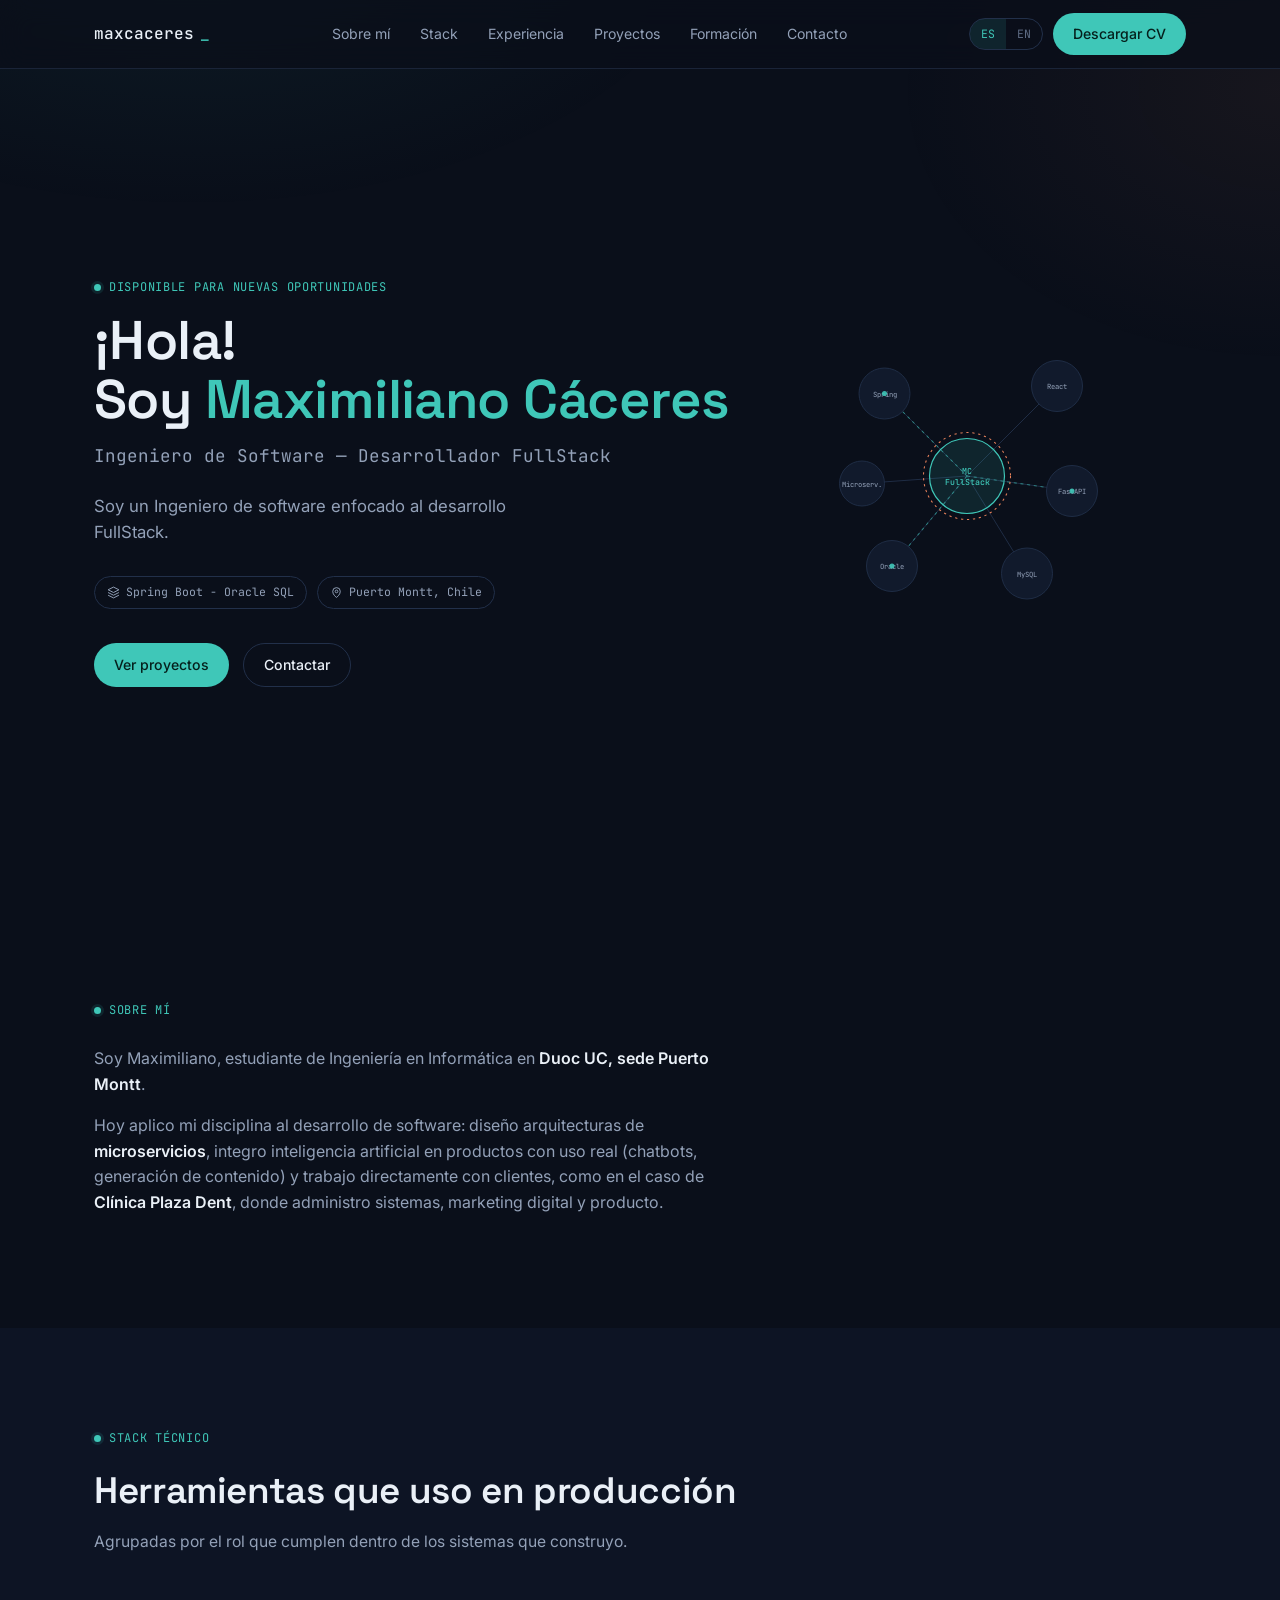
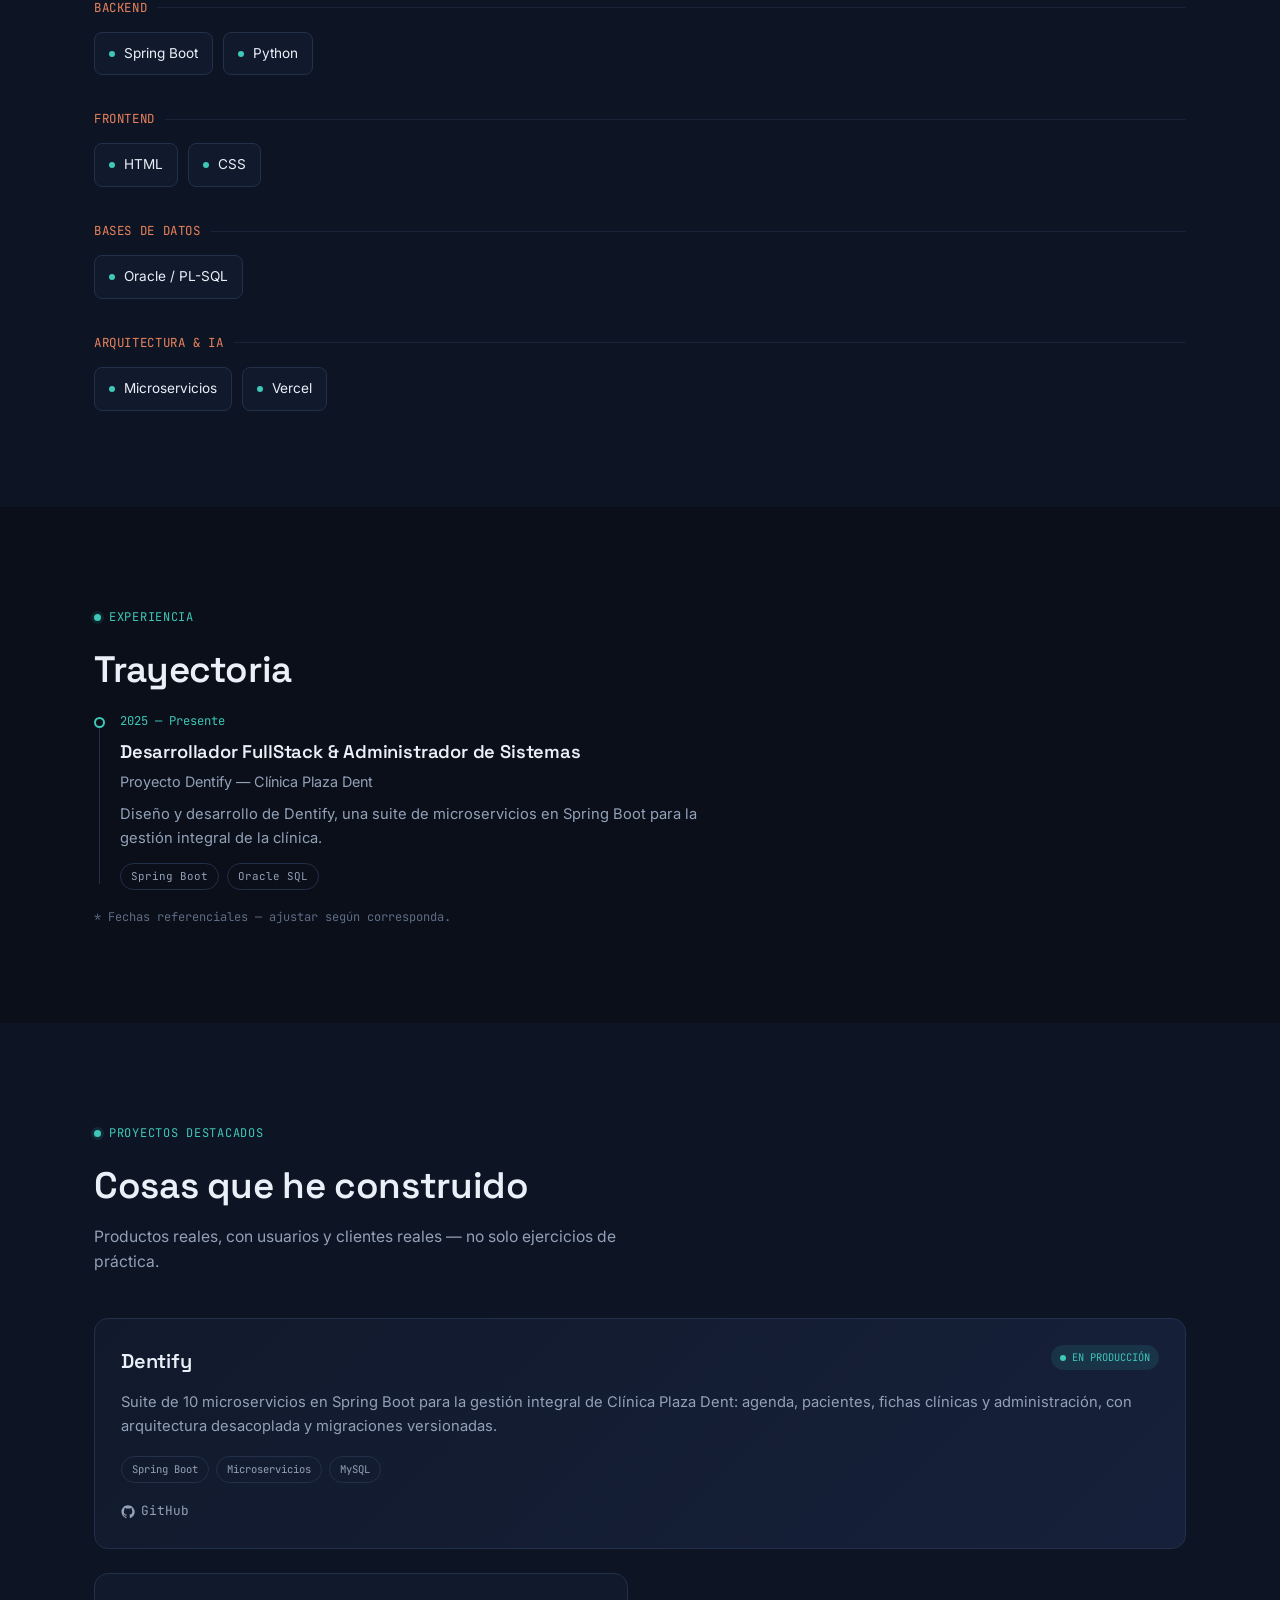
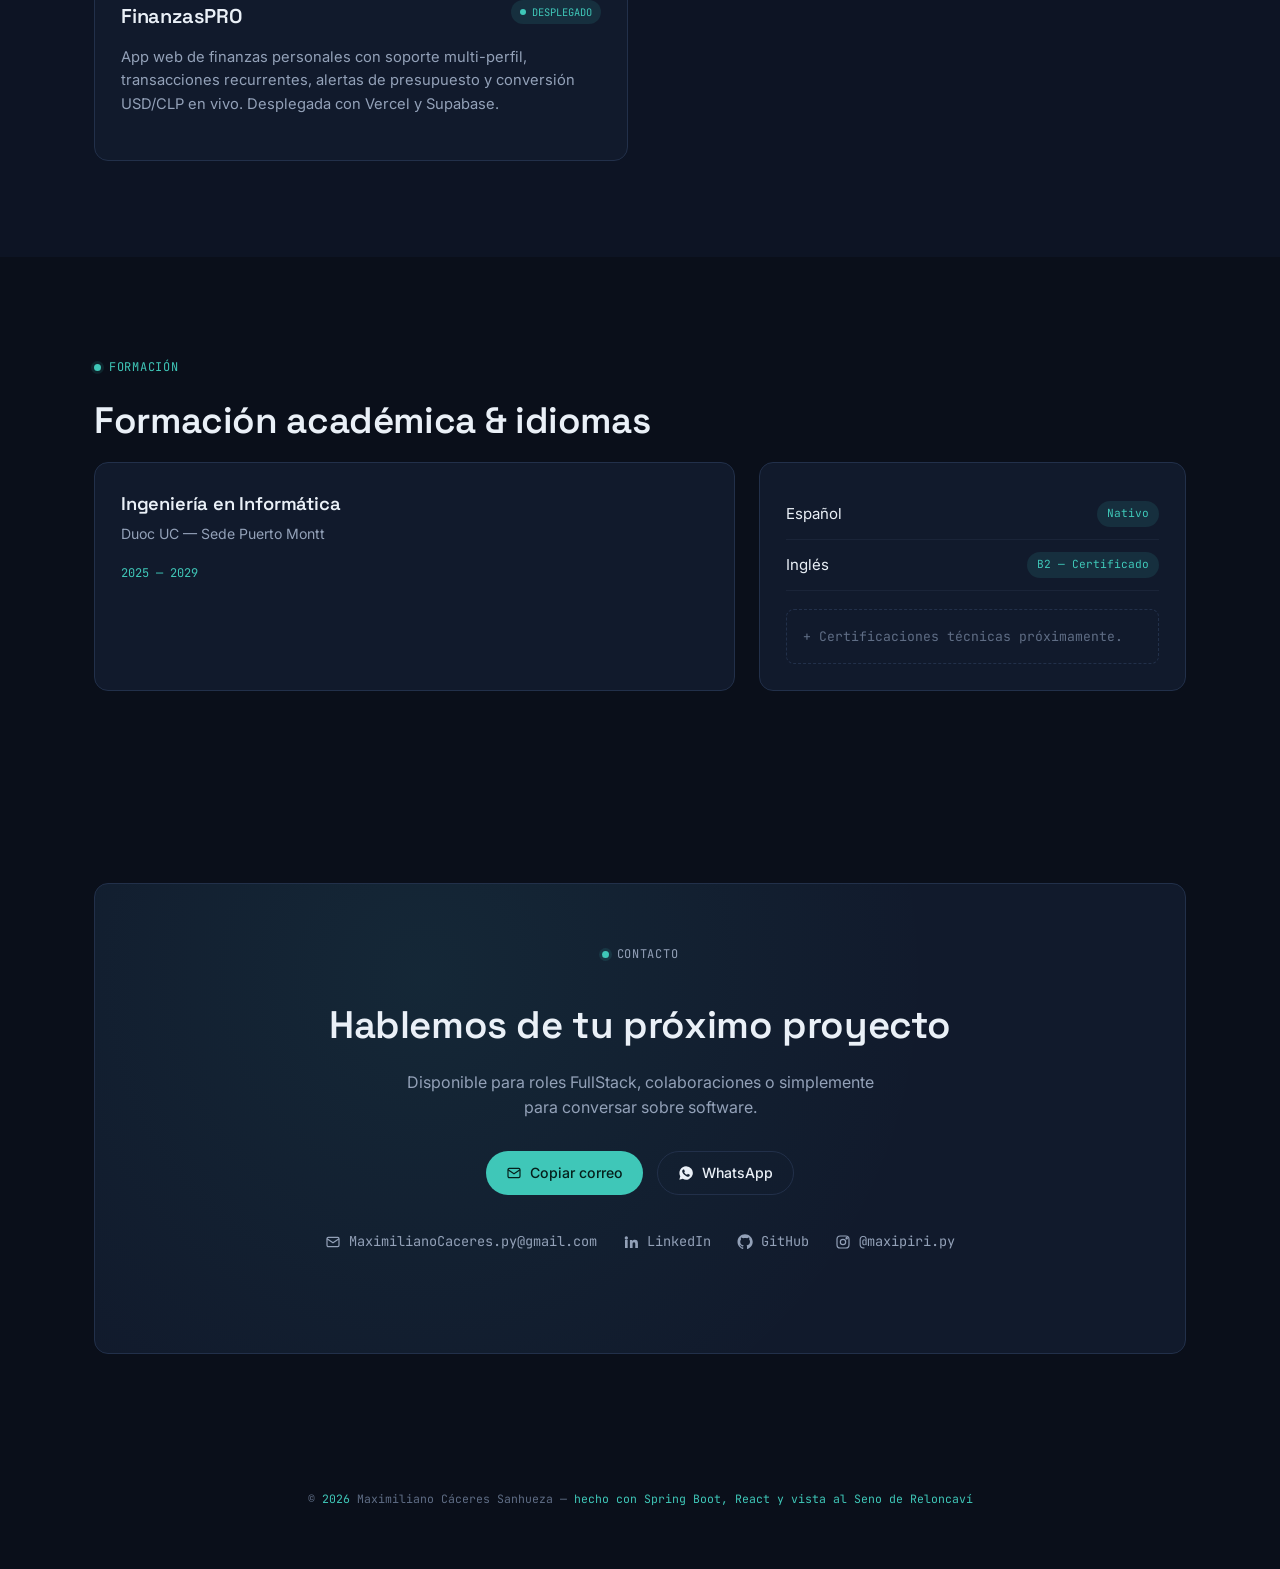
<file: preview.html>
<!DOCTYPE html>
<html lang="es">
<head>
<meta charset="UTF-8">
<meta name="viewport" content="width=device-width, initial-scale=1.0">

<!-- ================= SEO / META ================= -->
<title>Maximiliano Cáceres — Ingeniero de Software FullStack</title>
<meta name="description" content="Portafolio de Maximiliano Cáceres, Ingeniero de Software especializado en desarrollo FullStack con Spring Boot, FastAPI, React y arquitecturas de microservicios. Puerto Montt, Chile.">
<meta name="keywords" content="Maximiliano Cáceres, Ingeniero de Software, Desarrollador FullStack, Spring Boot, React, FastAPI, Puerto Montt, Chile, Duoc UC">
<meta name="author" content="Maximiliano Cáceres Sanhueza">
<meta name="robots" content="index, follow">

<!-- Open Graph -->
<meta property="og:type" content="website">
<meta property="og:title" content="Maximiliano Cáceres — Ingeniero de Software FullStack">
<meta property="og:description" content="Portafolio interactivo: proyectos, stack técnico y experiencia como desarrollador FullStack en Puerto Montt, Chile.">
<meta property="og:locale" content="es_CL">

<!-- Favicon (SVG inline, sin archivo externo) -->

<!-- Google Fonts -->

<link rel="icon" type="image/svg+xml" href="data:image/svg+xml,%3Csvg xmlns='http://www.w3.org/2000/svg' viewBox='0 0 64 64'%3E%3Crect width='64' height='64' rx='14' fill='%230A0F1A'/%3E%3Ctext x='32' y='42' font-family='monospace' font-size='26' font-weight='700' fill='%233FC7B8' text-anchor='middle'%3EMC%3C/text%3E%3C/svg%3E">
<link rel="preconnect" href="https://fonts.googleapis.com">
<link rel="preconnect" href="https://fonts.gstatic.com" crossorigin>
<link href="https://fonts.googleapis.com/css2?family=Space+Grotesk:wght@500;600;700&family=Inter:wght@400;500;600&family=JetBrains+Mono:wght@400;500&display=swap" rel="stylesheet">
<style>
/* =====================================================
   0. DESIGN TOKENS
===================================================== */
:root{
  --bg:#0A0F1A;
  --bg-soft:#0D1424;
  --surface:#111a2c;
  --surface-2:#16203a;
  --border:#22304a;
  --border-soft:#1a2438;
  --text:#EAF0F7;
  --text-muted:#93A1B8;
  --text-dim:#5f6d85;
  --teal:#3FC7B8;
  --teal-dim:#2c9a8f;
  --teal-soft:rgba(63,199,184,.12);
  --ember:#E8825B;
  --ember-soft:rgba(232,130,91,.13);
  --font-display:'Space Grotesk', sans-serif;
  --font-body:'Inter', sans-serif;
  --font-mono:'JetBrains Mono', monospace;
  --maxw:1140px;
  --radius:14px;
  --radius-sm:8px;
}

*,*::before,*::after{box-sizing:border-box;margin:0;padding:0;}
html{scroll-behavior:smooth;}
@media (prefers-reduced-motion:reduce){
  html{scroll-behavior:auto;}
  *,*::before,*::after{animation-duration:.001ms!important;animation-iteration-count:1!important;transition-duration:.001ms!important;scroll-behavior:auto!important;}
}

body{
  background:var(--bg);
  color:var(--text);
  font-family:var(--font-body);
  line-height:1.6;
  -webkit-font-smoothing:antialiased;
  overflow-x:hidden;
}

/* subtle topographic-line texture across whole page, evokes contour maps */
body::before{
  content:"";
  position:fixed; inset:0;
  z-index:0;
  pointer-events:none;
  background-image:
    radial-gradient(ellipse 900px 500px at 15% -10%, rgba(63,199,184,.08), transparent 60%),
    radial-gradient(ellipse 700px 500px at 100% 10%, rgba(232,130,91,.06), transparent 55%);
}

img{max-width:100%;display:block;}
a{color:inherit;text-decoration:none;}
ul{list-style:none;}
button{font:inherit;cursor:pointer;border:none;background:none;color:inherit;}
section{position:relative;z-index:1;}

.wrap{max-width:var(--maxw); margin:0 auto; padding:0 24px;}
.eyebrow{
  font-family:var(--font-mono);
  font-size:.75rem;
  letter-spacing:.06em;
  color:var(--teal);
  display:inline-flex;
  align-items:center;
  gap:8px;
  margin-bottom:14px;
  text-transform:uppercase;
}
.eyebrow::before{
  content:"";
  width:7px;height:7px;border-radius:50%;
  background:var(--teal);
  box-shadow:0 0 0 3px var(--teal-soft);
}
h1,h2,h3,h4{font-family:var(--font-display); font-weight:600; letter-spacing:-.01em; color:var(--text);}
h2.section-title{
  font-size:clamp(1.6rem,3.2vw,2.3rem);
  margin-bottom:8px;
}
.section-sub{
  color:var(--text-muted);
  max-width:560px;
  margin-bottom:44px;
  font-size:.98rem;
}
.section-pad{padding:96px 0;}
.section-head{margin-bottom:12px;}

/* scroll reveal */
.reveal{opacity:0; transform:translateY(22px); transition:opacity .7s ease, transform .7s ease;}
.reveal.in-view{opacity:1; transform:translateY(0);}
.reveal-delay-1{transition-delay:.08s;}
.reveal-delay-2{transition-delay:.16s;}
.reveal-delay-3{transition-delay:.24s;}

/* focus visibility */
a:focus-visible, button:focus-visible{
  outline:2px solid var(--teal);
  outline-offset:3px;
  border-radius:4px;
}

/* =====================================================
   1. NAVBAR
===================================================== */
header.nav{
  position:fixed; top:0; left:0; right:0; z-index:50;
  backdrop-filter:blur(14px);
  background:rgba(10,15,26,.72);
  border-bottom:1px solid var(--border-soft);
}
.nav-inner{
  max-width:var(--maxw); margin:0 auto; padding:0 24px;
  height:68px; display:flex; align-items:center; justify-content:space-between;
}
.logo{
  font-family:var(--font-mono); font-weight:500; font-size:1rem; color:var(--text);
  display:flex; align-items:center; gap:6px;
}
.logo .cursor{color:var(--teal); animation:blink 1.1s steps(1) infinite;}
@keyframes blink{50%{opacity:0;}}

.nav-links{display:none; gap:30px; font-size:.88rem; color:var(--text-muted);}
.nav-links a{transition:color .2s;}
.nav-links a:hover{color:var(--teal);}

.nav-actions{display:flex; align-items:center; gap:10px;}

.lang-switch{
  display:flex; border:1px solid var(--border); border-radius:20px; overflow:hidden;
  font-family:var(--font-mono); font-size:.72rem;
}
.lang-switch button{padding:6px 11px; color:var(--text-dim); transition:.2s;}
.lang-switch button.active{background:var(--teal-soft); color:var(--teal);}

.btn{
  display:inline-flex; align-items:center; gap:8px;
  padding:10px 20px; border-radius:30px;
  font-size:.88rem; font-weight:500;
  transition:transform .2s ease, box-shadow .2s ease, background .2s ease, border-color .2s ease;
  white-space:nowrap;
}
.btn-primary{
  background:var(--teal); color:#05201c;
  box-shadow:0 0 0 0 rgba(63,199,184,.4);
}
.btn-primary:hover{ transform:translateY(-2px); box-shadow:0 8px 24px -8px rgba(63,199,184,.55); }
.btn-ghost{
  border:1px solid var(--border); color:var(--text);
}
.btn-ghost:hover{border-color:var(--teal); color:var(--teal); transform:translateY(-2px);}
.nav-cta{display:none;}

.burger{
  width:34px; height:34px; display:flex; align-items:center; justify-content:center;
  border:1px solid var(--border); border-radius:8px;
}
.burger svg{width:16px;height:16px;}

.mobile-menu{
  position:fixed; inset:68px 0 0 0; z-index:49;
  background:var(--bg-soft);
  padding:30px 24px;
  display:none;
  flex-direction:column; gap:22px;
  border-top:1px solid var(--border-soft);
}
.mobile-menu.open{display:flex;}
.mobile-menu a{font-family:var(--font-display); font-size:1.3rem;}

@media (min-width:860px){
  .nav-links{display:flex;}
  .nav-cta{display:inline-flex;}
  .burger{display:none;}
}

/* =====================================================
   2. HERO
===================================================== */
.hero{
  min-height:100svh;
  display:flex; align-items:center;
  padding:130px 0 70px;
}
.hero-grid{
  display:grid; gap:52px;
  grid-template-columns:1fr;
  align-items:center;
}
@media (min-width:900px){
  .hero-grid{grid-template-columns:1.05fr .95fr; gap:40px;}
}

.hero-name{
  font-size:clamp(2.1rem, 6vw, 3.4rem);
  line-height:1.08;
  margin-bottom:14px;
}
.hero-name span{color:var(--teal);}
.hero-role{
  font-family:var(--font-mono);
  font-size:clamp(.95rem,2vw,1.1rem);
  color:var(--text-muted);
  margin-bottom:22px;
}
.hero-pitch{
  font-size:1.05rem;
  color:var(--text-muted);
  max-width:480px;
  margin-bottom:30px;
}
.hero-tags{display:flex; flex-wrap:wrap; gap:10px; margin-bottom:34px;}
.tag{
  font-family:var(--font-mono); font-size:.72rem;
  border:1px solid var(--border); color:var(--text-muted);
  padding:6px 12px; border-radius:20px;
  display:inline-flex; align-items:center; gap:6px;
}
.tag svg{width:13px;height:13px;}
.hero-actions{display:flex; flex-wrap:wrap; gap:14px;}

/* signature visual: node graph "mapa de servicios" */
.node-graph{
  position:relative;
  aspect-ratio:1/1;
  max-width:460px;
  margin:0 auto;
}
.node-graph svg{width:100%;height:100%;}
.ng-line{stroke:var(--border); stroke-width:1.2; fill:none;}
.ng-line-active{stroke:var(--teal); stroke-width:1.4; fill:none; opacity:.55; stroke-dasharray:4 5; animation:dash 22s linear infinite;}
@keyframes dash{to{stroke-dashoffset:-500;}}
.ng-node-bg{fill:var(--surface); stroke:var(--border); stroke-width:1.2;}
.ng-node-center{fill:var(--teal-soft); stroke:var(--teal); stroke-width:1.6;}
.ng-label{font-family:var(--font-mono); font-size:9.5px; fill:var(--text-muted);}
.ng-label-center{font-family:var(--font-mono); font-size:11px; fill:var(--teal); font-weight:500;}
.ng-pulse{fill:var(--teal); opacity:.9;}
.pulse-anim{animation:pulseNode 2.6s ease-in-out infinite;}
@keyframes pulseNode{0%,100%{r:3.4; opacity:.9;} 50%{r:6; opacity:.25;}}
.ng-photo-clip circle{transition:none;}
.ng-avatar-ring{fill:none; stroke:var(--ember); stroke-width:1.4; stroke-dasharray:3 5;}

/* =====================================================
   3. ABOUT
===================================================== */
.about-grid{
  display:grid; gap:40px;
  grid-template-columns:1fr;
}
@media (min-width:860px){
  .about-grid{grid-template-columns:.85fr 1.15fr; gap:60px;}
}
.about-visual{
  border:1px solid var(--border);
  border-radius:var(--radius);
  padding:22px;
  background:linear-gradient(160deg, var(--surface), var(--bg-soft));
  font-family:var(--font-mono); font-size:.82rem; color:var(--text-muted);
}
.about-visual .term-head{
  display:flex; gap:6px; margin-bottom:16px;
}
.term-head span{width:10px;height:10px;border-radius:50%;background:var(--border);}
.about-visual .line{margin-bottom:8px;}
.about-visual .k{color:var(--ember);}
.about-visual .v{color:var(--text);}
.about-text p{color:var(--text-muted); margin-bottom:16px; font-size:1rem;}
.about-text strong{color:var(--text); font-weight:600;}
.stat-row{display:flex; gap:30px; margin-top:30px; flex-wrap:wrap;}
.stat b{font-family:var(--font-display); font-size:1.7rem; color:var(--teal); display:block;}
.stat span{font-size:.78rem; color:var(--text-dim); font-family:var(--font-mono);}

/* =====================================================
   4. STACK (grouped module cards)
===================================================== */
.stack-groups{display:flex; flex-direction:column; gap:34px;}
.stack-group-label{
  font-family:var(--font-mono); font-size:.78rem; color:var(--ember);
  text-transform:uppercase; letter-spacing:.05em; margin-bottom:14px;
  display:flex; align-items:center; gap:10px;
}
.stack-group-label::after{content:""; flex:1; height:1px; background:var(--border-soft);}
.chip-grid{display:flex; flex-wrap:wrap; gap:10px;}
.chip{
  border:1px solid var(--border); background:var(--surface);
  border-radius:var(--radius-sm);
  padding:10px 14px;
  font-size:.85rem;
  display:flex; align-items:center; gap:9px;
  transition:border-color .2s, transform .2s;
}
.chip:hover{border-color:var(--teal); transform:translateY(-2px);}
.chip .dot{width:6px;height:6px;border-radius:50%;background:var(--teal); flex-shrink:0;}

/* =====================================================
   5. EXPERIENCE (timeline)
===================================================== */
.timeline{position:relative; padding-left:26px;}
.timeline::before{
  content:""; position:absolute; left:5px; top:6px; bottom:6px;
  width:1px; background:var(--border);
}
.tl-item{position:relative; padding-bottom:38px;}
.tl-item:last-child{padding-bottom:0;}
.tl-item::before{
  content:""; position:absolute; left:-26px; top:5px;
  width:11px; height:11px; border-radius:50%;
  background:var(--bg); border:2px solid var(--teal);
}
.tl-date{font-family:var(--font-mono); font-size:.76rem; color:var(--teal); margin-bottom:6px; display:block;}
.tl-role{font-family:var(--font-display); font-size:1.15rem; margin-bottom:4px;}
.tl-org{color:var(--text-muted); font-size:.9rem; margin-bottom:10px;}
.tl-desc{color:var(--text-muted); font-size:.92rem; max-width:600px;}
.tl-tags{display:flex; flex-wrap:wrap; gap:8px; margin-top:12px;}
.tl-tags .tag{font-size:.68rem; padding:4px 10px;}

/* =====================================================
   6. PROJECTS
===================================================== */
.project-grid{display:grid; gap:24px; grid-template-columns:1fr;}
@media (min-width:720px){.project-grid{grid-template-columns:1fr 1fr;}}
.project-card{
  border:1px solid var(--border);
  border-radius:var(--radius);
  padding:26px;
  background:var(--surface);
  display:flex; flex-direction:column;
  transition:transform .25s ease, border-color .25s ease, box-shadow .25s ease;
  position:relative;
  overflow:hidden;
}
.project-card:hover{transform:translateY(-4px); border-color:var(--teal-dim); box-shadow:0 18px 40px -20px rgba(0,0,0,.6);}
.project-card.featured{grid-column:1 / -1; background:linear-gradient(135deg, var(--surface), var(--surface-2));}
.pc-top{display:flex; justify-content:space-between; align-items:flex-start; margin-bottom:14px; gap:12px;}
.pc-name{font-family:var(--font-display); font-size:1.25rem;}
.pc-status{
  font-family:var(--font-mono); font-size:.65rem; text-transform:uppercase;
  padding:4px 9px; border-radius:20px; white-space:nowrap;
  display:flex; align-items:center; gap:6px;
}
.pc-status.live{color:var(--teal); background:var(--teal-soft);}
.pc-status.dev{color:var(--ember); background:var(--ember-soft);}
.pc-status .d{width:6px;height:6px;border-radius:50%;background:currentColor;}
.pc-desc{color:var(--text-muted); font-size:.92rem; margin-bottom:18px; flex:1;}
.pc-tags{display:flex; flex-wrap:wrap; gap:7px; margin-bottom:18px;}
.pc-tags .tag{font-size:.66rem; padding:4px 10px;}
.pc-links{display:flex; gap:16px; font-family:var(--font-mono); font-size:.8rem;}
.pc-links a{display:flex; align-items:center; gap:6px; color:var(--text-muted); transition:color .2s;}
.pc-links a:hover{color:var(--teal);}
.pc-links svg{width:14px;height:14px;}

/* =====================================================
   7. EDUCATION / LANGUAGES
===================================================== */
.dual-grid{display:grid; gap:24px; grid-template-columns:1fr;}
@media (min-width:760px){.dual-grid{grid-template-columns:1.2fr .8fr;}}
.edu-card, .lang-card{
  border:1px solid var(--border); border-radius:var(--radius);
  padding:26px; background:var(--surface);
}
.edu-card h3{font-family:var(--font-display); font-size:1.15rem; margin-bottom:4px;}
.edu-card .sub{color:var(--text-muted); font-size:.88rem; margin-bottom:14px;}
.edu-card .meta{font-family:var(--font-mono); font-size:.75rem; color:var(--teal);}
.lang-row{display:flex; justify-content:space-between; align-items:center; padding:12px 0; border-bottom:1px solid var(--border-soft);}
.lang-row:last-child{border-bottom:none;}
.lang-name{font-size:.94rem;}
.lang-level{font-family:var(--font-mono); font-size:.7rem; color:var(--teal); background:var(--teal-soft); padding:4px 10px; border-radius:14px;}
.cert-empty{
  margin-top:18px; padding:16px; border:1px dashed var(--border); border-radius:var(--radius-sm);
  font-size:.82rem; color:var(--text-dim); font-family:var(--font-mono);
}

/* =====================================================
   8. CONTACT / FOOTER
===================================================== */
.contact-panel{
  border:1px solid var(--border); border-radius:var(--radius);
  padding:clamp(30px,5vw,56px);
  background:radial-gradient(circle at 30% 20%, rgba(63,199,184,.08), transparent 60%), var(--surface);
  text-align:center;
}
.contact-panel h2{font-size:clamp(1.6rem,4vw,2.4rem); margin-bottom:14px;}
.contact-panel p{color:var(--text-muted); max-width:480px; margin:0 auto 30px;}
.contact-actions{display:flex; flex-wrap:wrap; justify-content:center; gap:14px; margin-bottom:36px;}
.contact-links{display:flex; flex-wrap:wrap; justify-content:center; gap:26px; font-family:var(--font-mono); font-size:.85rem;}
.contact-links a{display:flex; align-items:center; gap:8px; color:var(--text-muted); transition:color .2s;}
.contact-links a:hover{color:var(--teal);}
.contact-links svg{width:16px;height:16px;}
.copy-msg{font-family:var(--font-mono); font-size:.72rem; color:var(--teal); margin-top:14px; height:14px;}

footer{padding:40px 0 60px; text-align:center;}
footer p{font-family:var(--font-mono); font-size:.72rem; color:var(--text-dim);}
footer p span{color:var(--teal);}

/* generic svg icon sizing */
.icon{width:16px;height:16px; flex-shrink:0;}

</style>
</head>
<body>

<!-- ================= NAVBAR ================= -->
<header class="nav">
  <div class="nav-inner">
    <a href="#top" class="logo">maxcaceres<span class="cursor">_</span></a>

    <nav class="nav-links" aria-label="Navegación principal">
      <a href="#sobre-mi" data-es="Sobre mí" data-en="About">Sobre mí</a>
      <a href="#stack" data-es="Stack" data-en="Stack">Stack</a>
      <a href="#experiencia" data-es="Experiencia" data-en="Experience">Experiencia</a>
      <a href="#proyectos" data-es="Proyectos" data-en="Projects">Proyectos</a>
      <a href="#formacion" data-es="Formación" data-en="Education">Formación</a>
      <a href="#contacto" data-es="Contacto" data-en="Contact">Contacto</a>
    </nav>

    <div class="nav-actions">
      <div class="lang-switch" role="group" aria-label="Selector de idioma">
        <button type="button" data-lang-btn="es" class="active">ES</button>
        <button type="button" data-lang-btn="en">EN</button>
      </div>
      <a class="btn btn-primary nav-cta" href="assets/CV-Maximiliano-Caceres.pdf" download
         data-es="Descargar CV" data-en="Download CV">Descargar CV</a>
      <button class="burger" id="burgerBtn" aria-label="Abrir menú" aria-expanded="false">
        <svg viewBox="0 0 24 24" fill="none" stroke="currentColor" stroke-width="2"><line x1="3" y1="6" x2="21" y2="6"/><line x1="3" y1="12" x2="21" y2="12"/><line x1="3" y1="18" x2="21" y2="18"/></svg>
      </button>
    </div>
  </div>

  <div class="mobile-menu" id="mobileMenu">
    <a href="#sobre-mi" data-es="Sobre mí" data-en="About">Sobre mí</a>
    <a href="#stack" data-es="Stack" data-en="Stack">Stack</a>
    <a href="#experiencia" data-es="Experiencia" data-en="Experience">Experiencia</a>
    <a href="#proyectos" data-es="Proyectos" data-en="Projects">Proyectos</a>
    <a href="#formacion" data-es="Formación" data-en="Education">Formación</a>
    <a href="#contacto" data-es="Contacto" data-en="Contact">Contacto</a>
    <a class="btn btn-primary" style="justify-content:center; margin-top:10px;" href="assets/CV-Maximiliano-Caceres.pdf" download
       data-es="Descargar CV" data-en="Download CV">Descargar CV</a>
  </div>
</header>

<main id="top">

<!-- ================= 1. HERO ================= -->
<section class="hero">
  <div class="wrap hero-grid">
    <div class="hero-copy reveal in-view">
      <p class="eyebrow" data-es="Disponible para nuevas oportunidades" data-en="Open to new opportunities">Disponible para nuevas oportunidades</p>
      <h1 class="hero-name" data-es="¡Hola! Soy&nbsp;<span>Maximiliano&nbsp;Cáceres</span>" data-en="Hi! I'm&nbsp;<span>Maximiliano&nbsp;Cáceres</span>">¡Hola! Soy&nbsp;<span>Maximiliano&nbsp;Cáceres</span></h1>
      <p class="hero-role" data-es="Ingeniero de Software — Desarrollador FullStack" data-en="Software Engineer — FullStack Developer">Ingeniero de Software — Desarrollador FullStack</p>
      <p class="hero-pitch" data-es="Soy un Ingeniero de software enfocado al desarrollo FullStack."
         data-en="I'm a Software Engineer focused on FullStack development.">
         Soy un Ingeniero de software enfocado al desarrollo FullStack.
      </p>

      <div class="hero-tags">
        <span class="tag">
          <svg viewBox="0 0 24 24" fill="none" stroke="currentColor" stroke-width="1.8"><path d="M12 2 2 7l10 5 10-5-10-5Z"/><path d="M2 17l10 5 10-5"/><path d="M2 12l10 5 10-5"/></svg>
          <span data-es="Spring Boot - Oracle SQL" data-en="Spring Boot - Oracle SQL">Spring Boot - Oracle SQL</span>
        </span>
        <span class="tag">
          <svg viewBox="0 0 24 24" fill="none" stroke="currentColor" stroke-width="1.8"><path d="M12 21s-7-4.5-7-11a7 7 0 0 1 14 0c0 6.5-7 11-7 11Z"/><circle cx="12" cy="10" r="2.5"/></svg>
          <span data-es="Puerto Montt, Chile" data-en="Puerto Montt, Chile">Puerto Montt, Chile</span>
        </span>
      </div>

      <div class="hero-actions">
        <a href="#proyectos" class="btn btn-primary" data-es="Ver proyectos" data-en="View projects">Ver proyectos</a>
        <a href="#contacto" class="btn btn-ghost" data-es="Contactar" data-en="Get in touch">Contactar</a>
      </div>
    </div>

    <!-- SIGNATURE VISUAL: mapa de servicios / node graph -->
    <div class="node-graph reveal reveal-delay-2 in-view" aria-hidden="true">
      <svg viewBox="0 0 400 400">
        <!-- connecting lines -->
        <path class="ng-line" d="M200,200 L90,90"/>
        <path class="ng-line" d="M200,200 L320,80"/>
        <path class="ng-line" d="M200,200 L340,220"/>
        <path class="ng-line" d="M200,200 L280,330"/>
        <path class="ng-line" d="M200,200 L100,320"/>
        <path class="ng-line" d="M200,200 L60,210"/>

        <path class="ng-line-active" d="M200,200 L90,90"/>
        <path class="ng-line-active" d="M200,200 L340,220"/>
        <path class="ng-line-active" d="M200,200 L100,320"/>

        <!-- outer nodes -->
        <g>
          <circle class="ng-node-bg" cx="90" cy="90" r="34"/>
          <text class="ng-label" x="90" y="94" text-anchor="middle">Spring</text>
        </g>
        <g>
          <circle class="ng-node-bg" cx="320" cy="80" r="34"/>
          <text class="ng-label" x="320" y="84" text-anchor="middle">React</text>
        </g>
        <g>
          <circle class="ng-node-bg" cx="340" cy="220" r="34"/>
          <text class="ng-label" x="340" y="224" text-anchor="middle">FastAPI</text>
        </g>
        <g>
          <circle class="ng-node-bg" cx="280" cy="330" r="34"/>
          <text class="ng-label" x="280" y="334" text-anchor="middle">MySQL</text>
        </g>
        <g>
          <circle class="ng-node-bg" cx="100" cy="320" r="34"/>
          <text class="ng-label" x="100" y="324" text-anchor="middle">Oracle</text>
        </g>
        <g>
          <circle class="ng-node-bg" cx="60" cy="210" r="30"/>
          <text class="ng-label" x="60" y="214" text-anchor="middle" font-size="9">Microserv.</text>
        </g>

        <!-- pulses along active edges -->
        <circle class="ng-pulse pulse-anim" cx="90" cy="90" r="3.4"/>
        <circle class="ng-pulse pulse-anim" style="animation-delay:.8s" cx="340" cy="220" r="3.4"/>
        <circle class="ng-pulse pulse-anim" style="animation-delay:1.6s" cx="100" cy="320" r="3.4"/>

        <!-- center node: MC -->
        <circle class="ng-avatar-ring" cx="200" cy="200" r="58"/>
        <circle class="ng-node-center" cx="200" cy="200" r="50"/>
        <text class="ng-label-center" x="200" y="197" text-anchor="middle">MC</text>
        <text class="ng-label-center" x="200" y="212" text-anchor="middle" font-size="8" fill="var(--text-muted)">FullStack</text>
      </svg>
    </div>
  </div>
</section>

<!-- ================= 2. SOBRE MÍ ================= -->
<section id="sobre-mi" class="section-pad">
  <div class="wrap">
    <div class="section-head reveal">
      <p class="eyebrow" data-es="Sobre mí" data-en="About me">Sobre mí</p>
    </div>

    <div class="about-grid" style="grid-template-columns:1fr; max-width:640px;">
      <div class="about-text">
        <p class="reveal reveal-delay-1" data-es="Soy Maximiliano, estudiante de Ingeniería en Informática en <strong>Duoc UC, sede Puerto Montt</strong>."
           data-en="I'm Maximiliano, a Computer Engineering student at <strong>Duoc UC, Puerto Montt campus</strong>.">
          Soy Maximiliano, estudiante de Ingeniería en Informática en <strong>Duoc UC, sede Puerto Montt</strong>.
        </p>
        <p class="reveal reveal-delay-2" data-es="Hoy aplico mi disciplina al desarrollo de software: diseño arquitecturas de <strong>microservicios</strong>, integro inteligencia artificial en productos con uso real (chatbots, generación de contenido) y trabajo directamente con clientes, como en el caso de <strong>Clínica Plaza Dent</strong>, donde administro sistemas, marketing digital y producto."
           data-en="Today I apply my discipline to software development: I design <strong>microservice</strong> architectures, integrate AI into products with real usage (chatbots, content generation) and work directly with clients, as with <strong>Clínica Plaza Dent</strong>, where I manage systems, digital marketing and product.">
          Hoy aplico mi disciplina al desarrollo de software: diseño arquitecturas de <strong>microservicios</strong>, integro inteligencia artificial en productos con uso real (chatbots, generación de contenido) y trabajo directamente con clientes, como en el caso de <strong>Clínica Plaza Dent</strong>, donde administro sistemas, marketing digital y producto.
        </p>
      </div>
    </div>
  </div>
</section>

<!-- ================= 3. STACK TÉCNICO ================= -->
<section id="stack" class="section-pad" style="background:var(--bg-soft);">
  <div class="wrap">
    <div class="section-head reveal">
      <p class="eyebrow" data-es="Stack técnico" data-en="Technical stack">Stack técnico</p>
      <h2 class="section-title" data-es="Herramientas que uso en producción" data-en="Tools I use in production">Herramientas que uso en producción</h2>
      <p class="section-sub" data-es="Agrupadas por el rol que cumplen dentro de los sistemas que construyo." data-en="Grouped by the role each one plays in the systems I build.">Agrupadas por el rol que cumplen dentro de los sistemas que construyo.</p>
    </div>

    <div class="stack-groups">
      <div class="reveal">
        <p class="stack-group-label" data-es="Backend" data-en="Backend">Backend</p>
        <div class="chip-grid">
          <span class="chip"><span class="dot"></span>Spring Boot</span>
          <span class="chip"><span class="dot"></span>Python</span>
        </div>
      </div>

      <div class="reveal reveal-delay-1">
        <p class="stack-group-label" data-es="Frontend" data-en="Frontend">Frontend</p>
        <div class="chip-grid">
          <span class="chip"><span class="dot"></span>HTML</span>
          <span class="chip"><span class="dot"></span>CSS</span>
        </div>
      </div>

      <div class="reveal reveal-delay-2">
        <p class="stack-group-label" data-es="Bases de datos" data-en="Databases">Bases de datos</p>
        <div class="chip-grid">
          <span class="chip"><span class="dot"></span>Oracle / PL-SQL</span>
        </div>
      </div>

      <div class="reveal reveal-delay-3">
        <p class="stack-group-label" data-es="Arquitectura &amp; IA" data-en="Architecture &amp; AI">Arquitectura &amp; IA</p>
        <div class="chip-grid">
          <span class="chip"><span class="dot"></span><span data-es="Microservicios" data-en="Microservices">Microservicios</span></span>
          <span class="chip"><span class="dot"></span>Vercel</span>
        </div>
      </div>
    </div>
  </div>
</section>

<!-- ================= 4. EXPERIENCIA LABORAL ================= -->
<section id="experiencia" class="section-pad">
  <div class="wrap">
    <div class="section-head reveal">
      <p class="eyebrow" data-es="Experiencia" data-en="Experience">Experiencia</p>
      <h2 class="section-title" data-es="Trayectoria" data-en="Track record">Trayectoria</h2>
    </div>

    <div class="timeline reveal reveal-delay-1">
      <div class="tl-item">
        <span class="tl-date" data-es="2025 — Presente" data-en="2025 — Present">2025 — Presente</span>
        <h3 class="tl-role" data-es="Desarrollador FullStack &amp; Administrador de Sistemas" data-en="FullStack Developer &amp; Systems Administrator">Desarrollador FullStack &amp; Administrador de Sistemas</h3>
        <p class="tl-org" data-es="Proyecto Dentify — Clínica Plaza Dent" data-en="Dentify Project — Clínica Plaza Dent">Proyecto Dentify — Clínica Plaza Dent</p>
        <p class="tl-desc" data-es="Diseño y desarrollo de Dentify, una suite de microservicios en Spring Boot para la gestión integral de la clínica."
           data-en="Design and development of Dentify, a Spring Boot microservice suite for full clinic management.">
          Diseño y desarrollo de Dentify, una suite de microservicios en Spring Boot para la gestión integral de la clínica.
        </p>
        <div class="tl-tags">
          <span class="tag">Spring Boot</span>
          <span class="tag">Oracle SQL</span>
        </div>
      </div>

    </div>

    <p style="margin-top:18px; font-family:var(--font-mono); font-size:.75rem; color:var(--text-dim);" data-es="* Fechas referenciales — ajustar según corresponda." data-en="* Reference dates — adjust as needed.">* Fechas referenciales — ajustar según corresponda.</p>
  </div>
</section>

<!-- ================= 5. PROYECTOS DESTACADOS ================= -->
<section id="proyectos" class="section-pad" style="background:var(--bg-soft);">
  <div class="wrap">
    <div class="section-head reveal">
      <p class="eyebrow" data-es="Proyectos destacados" data-en="Featured projects">Proyectos destacados</p>
      <h2 class="section-title" data-es="Cosas que he construido" data-en="Things I've built">Cosas que he construido</h2>
      <p class="section-sub" data-es="Productos reales, con usuarios y clientes reales — no solo ejercicios de práctica." data-en="Real products, with real users and clients — not just practice exercises.">Productos reales, con usuarios y clientes reales — no solo ejercicios de práctica.</p>
    </div>

    <div class="project-grid">

      <!-- Proyecto destacado: Dentify -->
      <article class="project-card featured reveal">
        <div class="pc-top">
          <h3 class="pc-name">Dentify</h3>
          <span class="pc-status live"><span class="d"></span><span data-es="En producción" data-en="In production">En producción</span></span>
        </div>
        <p class="pc-desc" data-es="Suite de 10 microservicios en Spring Boot para la gestión integral de Clínica Plaza Dent: agenda, pacientes, fichas clínicas y administración, con arquitectura desacoplada y migraciones versionadas."
           data-en="A suite of 10 Spring Boot microservices for the full management of Clínica Plaza Dent: scheduling, patients, clinical records and administration, built with a decoupled architecture and versioned migrations.">
          Suite de 10 microservicios en Spring Boot para la gestión integral de Clínica Plaza Dent: agenda, pacientes, fichas clínicas y administración, con arquitectura desacoplada y migraciones versionadas.
        </p>
        <div class="pc-tags">
          <span class="tag">Spring Boot</span>
          <span class="tag" data-es="Microservicios" data-en="Microservices">Microservicios</span>
          <span class="tag">MySQL</span>
        </div>
        <div class="pc-links">
          <a href="https://github.com/Matias-SR/Dentify.git" target="_blank" rel="noopener noreferrer">
            <svg viewBox="0 0 24 24" fill="currentColor"><path d="M12 .5C5.73.5.75 5.48.75 11.75c0 5.02 3.26 9.27 7.77 10.77.57.1.78-.25.78-.55v-1.94c-3.16.69-3.83-1.52-3.83-1.52-.52-1.31-1.26-1.66-1.26-1.66-1.03-.7.08-.69.08-.69 1.14.08 1.74 1.17 1.74 1.17 1.01 1.73 2.65 1.23 3.3.94.1-.73.4-1.23.72-1.51-2.52-.29-5.17-1.26-5.17-5.6 0-1.24.44-2.25 1.17-3.04-.12-.29-.51-1.45.11-3.02 0 0 .96-.31 3.15 1.16.91-.25 1.89-.38 2.86-.38.97 0 1.95.13 2.86.38 2.19-1.47 3.15-1.16 3.15-1.16.62 1.57.23 2.73.11 3.02.73.79 1.17 1.8 1.17 3.04 0 4.35-2.65 5.31-5.18 5.59.41.35.77 1.04.77 2.1v3.11c0 .3.21.66.79.55 4.5-1.5 7.76-5.75 7.76-10.77C23.25 5.48 18.27.5 12 .5Z"/></svg>
            GitHub
          </a>
        </div>
      </article>

      <!-- Proyecto: FinanzasPRO -->
      <article class="project-card reveal reveal-delay-1">
        <div class="pc-top">
          <h3 class="pc-name">FinanzasPRO</h3>
          <span class="pc-status live"><span class="d"></span><span data-es="Desplegado" data-en="Deployed">Desplegado</span></span>
        </div>
        <p class="pc-desc" data-es="App web de finanzas personales con soporte multi-perfil, transacciones recurrentes, alertas de presupuesto y conversión USD/CLP en vivo. Desplegada con Vercel y Supabase."
           data-en="A personal finance web app with multi-profile support, recurring transactions, budget alerts and live USD/CLP conversion. Deployed with Vercel and Supabase.">
          App web de finanzas personales con soporte multi-perfil, transacciones recurrentes, alertas de presupuesto y conversión USD/CLP en vivo. Desplegada con Vercel y Supabase.
        </p>
      </article>

    </div>
  </div>
</section>

<!-- ================= 6. FORMACIÓN + IDIOMAS ================= -->
<section id="formacion" class="section-pad">
  <div class="wrap">
    <div class="section-head reveal">
      <p class="eyebrow" data-es="Formación" data-en="Education">Formación</p>
      <h2 class="section-title" data-es="Formación académica &amp; idiomas" data-en="Education &amp; languages">Formación académica &amp; idiomas</h2>
    </div>

    <div class="dual-grid">
      <div class="edu-card reveal reveal-delay-1">
        <h3 data-es="Ingeniería en Informática" data-en="Computer Engineering">Ingeniería en Informática</h3>
        <p class="sub" data-es="Duoc UC — Sede Puerto Montt" data-en="Duoc UC — Puerto Montt campus">Duoc UC — Sede Puerto Montt</p>
        <span class="meta">2025 — 2029</span>
      </div>

      <div class="lang-card reveal reveal-delay-2">
        <div class="lang-row">
          <span class="lang-name" data-es="Español" data-en="Spanish">Español</span>
          <span class="lang-level" data-es="Nativo" data-en="Native">Nativo</span>
        </div>
        <div class="lang-row">
          <span class="lang-name" data-es="Inglés" data-en="English">Inglés</span>
          <span class="lang-level" data-es="B2 — Certificado" data-en="B2 — Certified">B2 — Certificado</span>
        </div>
        <div class="cert-empty" data-es="+ Certificaciones técnicas próximamente." data-en="+ Technical certifications coming soon.">+ Certificaciones técnicas próximamente.</div>
      </div>
    </div>
  </div>
</section>

<!-- ================= 7. CONTACTO / FOOTER ================= -->
<section id="contacto" class="section-pad">
  <div class="wrap">
    <div class="contact-panel reveal">
      <p class="eyebrow" style="justify-content:center;" data-es="Contacto" data-en="Contact">Contacto</p>
      <h2 data-es="Hablemos de tu próximo proyecto" data-en="Let's talk about your next project">Hablemos de tu próximo proyecto</h2>
      <p data-es="Disponible para roles FullStack, colaboraciones o simplemente para conversar sobre software." data-en="Open to FullStack roles, collaborations, or just talking shop about software.">Disponible para roles FullStack, colaboraciones o simplemente para conversar sobre software.</p>

      <div class="contact-actions">
        <button class="btn btn-primary" id="copyEmailBtn" type="button">
          <svg class="icon" viewBox="0 0 24 24" fill="none" stroke="currentColor" stroke-width="1.8"><rect x="3" y="5" width="18" height="14" rx="2"/><path d="m3 7 9 6 9-6"/></svg>
          <span data-es="Copiar correo" data-en="Copy email">Copiar correo</span>
        </button>
        <a class="btn btn-ghost" href="https://wa.me/56989384174" target="_blank" rel="noopener noreferrer">
          <svg class="icon" viewBox="0 0 24 24" fill="currentColor"><path d="M12 2a10 10 0 0 0-8.6 15L2 22l5.2-1.36A10 10 0 1 0 12 2Zm5.83 14.2c-.24.68-1.4 1.3-1.94 1.38-.5.08-1.13.11-1.82-.11-.42-.13-.96-.31-1.65-.6-2.9-1.25-4.8-4.15-4.94-4.35-.14-.2-1.18-1.57-1.18-3 0-1.42.75-2.12 1.02-2.41.27-.29.58-.36.78-.36h.55c.18 0 .42-.03.65.5.24.55.8 1.9.87 2.04.07.14.12.3.02.49-.1.19-.14.3-.28.46-.14.16-.29.36-.42.49-.14.14-.29.29-.12.57.16.28.72 1.19 1.55 1.93 1.06.95 1.96 1.24 2.24 1.38.28.14.44.12.6-.07.16-.19.68-.79.86-1.06.18-.28.36-.23.6-.14.24.09 1.55.73 1.82.87.27.14.44.2.5.32.06.12.06.68-.18 1.36Z"/></svg>
          WhatsApp
        </a>
      </div>

      <div class="contact-links">
        <a href="mailto:MaximilianoCaceres.py@gmail.com">
          <svg class="icon" viewBox="0 0 24 24" fill="none" stroke="currentColor" stroke-width="1.8"><rect x="3" y="5" width="18" height="14" rx="2"/><path d="m3 7 9 6 9-6"/></svg>
          MaximilianoCaceres.py@gmail.com
        </a>
        <a href="https://www.linkedin.com/in/maximiliano-cáceres-sanhueza-864551165?utm_source=share_via&amp;utm_content=profile&amp;utm_medium=member_ios" target="_blank" rel="noopener noreferrer">
          <svg class="icon" viewBox="0 0 24 24" fill="currentColor"><path d="M4.98 3.5a2.5 2.5 0 1 1 0 5 2.5 2.5 0 0 1 0-5ZM3 9h4v12H3V9Zm7 0h3.8v1.64h.05c.53-.98 1.83-2.02 3.77-2.02 4.03 0 4.78 2.53 4.78 5.83V21h-4v-5.6c0-1.34-.02-3.06-1.87-3.06-1.87 0-2.16 1.45-2.16 2.96V21h-4V9Z"/></svg>
          LinkedIn
        </a>
        <a href="https://github.com/maxipiri-py" target="_blank" rel="noopener noreferrer">
          <svg class="icon" viewBox="0 0 24 24" fill="currentColor"><path d="M12 .5C5.73.5.75 5.48.75 11.75c0 5.02 3.26 9.27 7.77 10.77.57.1.78-.25.78-.55v-1.94c-3.16.69-3.83-1.52-3.83-1.52-.52-1.31-1.26-1.66-1.26-1.66-1.03-.7.08-.69.08-.69 1.14.08 1.74 1.17 1.74 1.17 1.01 1.73 2.65 1.23 3.3.94.1-.73.4-1.23.72-1.51-2.52-.29-5.17-1.26-5.17-5.6 0-1.24.44-2.25 1.17-3.04-.12-.29-.51-1.45.11-3.02 0 0 .96-.31 3.15 1.16.91-.25 1.89-.38 2.86-.38.97 0 1.95.13 2.86.38 2.19-1.47 3.15-1.16 3.15-1.16.62 1.57.23 2.73.11 3.02.73.79 1.17 1.8 1.17 3.04 0 4.35-2.65 5.31-5.18 5.59.41.35.77 1.04.77 2.1v3.11c0 .3.21.66.79.55 4.5-1.5 7.76-5.75 7.76-10.77C23.25 5.48 18.27.5 12 .5Z"/></svg>
          GitHub
        </a>
        <a href="https://instagram.com/maxipiri.py" target="_blank" rel="noopener noreferrer">
          <svg class="icon" viewBox="0 0 24 24" fill="none" stroke="currentColor" stroke-width="1.8"><rect x="3" y="3" width="18" height="18" rx="5"/><circle cx="12" cy="12" r="4"/><circle cx="17.5" cy="6.5" r="1"/></svg>
          @maxipiri.py
        </a>
      </div>
      <p class="copy-msg" id="copyMsg"></p>
    </div>
  </div>
</section>

</main>

<footer>
  <div class="wrap">
    <p>&copy; <span id="year"></span> Maximiliano Cáceres Sanhueza — <span data-es="hecho con Spring Boot, React y vista al Seno de Reloncaví" data-en="built with Spring Boot, React and a view of the Reloncaví Sound">hecho con Spring Boot, React y vista al Seno de Reloncaví</span></p>
  </div>
</footer>

<script>
/* =====================================================
   JS — idioma, menú móvil, scroll reveal
===================================================== */
(function(){
  "use strict";

  /* ---------- 1. Selector de idioma ES/EN ---------- */
  var translatable = document.querySelectorAll('[data-es]');
  var langBtns = document.querySelectorAll('[data-lang-btn]');

  function applyLang(lang){
    translatable.forEach(function(el){
      var txt = el.getAttribute('data-' + lang);
      if(txt !== null){ el.innerHTML = txt; }
    });
    langBtns.forEach(function(b){
      b.classList.toggle('active', b.getAttribute('data-lang-btn') === lang);
    });
    document.documentElement.lang = lang;
  }

  langBtns.forEach(function(btn){
    btn.addEventListener('click', function(){
      applyLang(btn.getAttribute('data-lang-btn'));
    });
  });

  /* ---------- 2. Menú móvil ---------- */
  var burger = document.getElementById('burgerBtn');
  var mobileMenu = document.getElementById('mobileMenu');
  burger.addEventListener('click', function(){
    var isOpen = mobileMenu.classList.toggle('open');
    burger.setAttribute('aria-expanded', isOpen ? 'true' : 'false');
  });
  mobileMenu.querySelectorAll('a').forEach(function(link){
    link.addEventListener('click', function(){
      mobileMenu.classList.remove('open');
      burger.setAttribute('aria-expanded', 'false');
    });
  });

  /* ---------- 3. Scroll reveal ---------- */
  var revealEls = document.querySelectorAll('.reveal');
  if('IntersectionObserver' in window){
    var io = new IntersectionObserver(function(entries){
      entries.forEach(function(entry){
        if(entry.isIntersecting){
          entry.target.classList.add('in-view');
          io.unobserve(entry.target);
        }
      });
    }, { threshold: 0.15 });
    revealEls.forEach(function(el){ io.observe(el); });
  } else {
    revealEls.forEach(function(el){ el.classList.add('in-view'); });
  }

  /* ---------- 4. Copiar correo ---------- */
  var copyBtn = document.getElementById('copyEmailBtn');
  var copyMsg = document.getElementById('copyMsg');
  var email = 'MaximilianoCaceres.py@gmail.com';
  copyBtn.addEventListener('click', function(){
    var lang = document.documentElement.lang || 'es';
    function showMsg(){
      copyMsg.textContent = lang === 'en' ? 'Email copied ✓' : 'Correo copiado ✓';
      setTimeout(function(){ copyMsg.textContent = ''; }, 2200);
    }
    if(navigator.clipboard && navigator.clipboard.writeText){
      navigator.clipboard.writeText(email).then(showMsg).catch(function(){
        window.location.href = 'mailto:' + email;
      });
    } else {
      window.location.href = 'mailto:' + email;
    }
  });

  /* ---------- 5. Año dinámico en footer ---------- */
  document.getElementById('year').textContent = new Date().getFullYear();

})();

</script>

</body>
</html>
</file>
